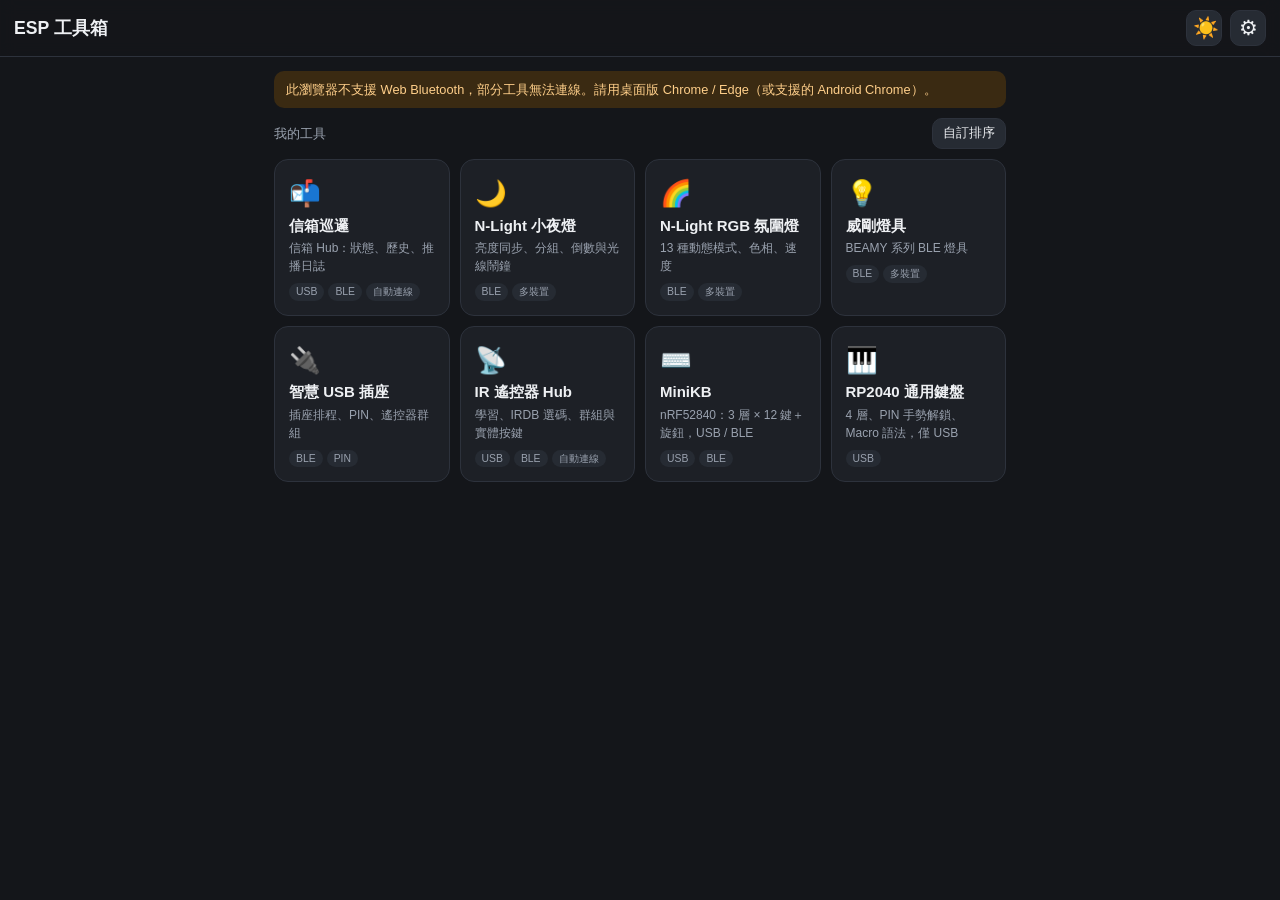
<file: index.html>
<!doctype html>
<html lang="zh-Hant"><head><meta charset="utf-8">
<meta name="viewport" content="width=device-width,initial-scale=1,viewport-fit=cover">
<meta name="theme-color" content="#14161a"><title>ESP 工具箱</title>
<link rel="manifest" href="manifest.webmanifest"><link rel="icon" href="icon.svg">
<link rel="apple-touch-icon" href="icon-192.png"><link rel="stylesheet" href="css/app.css"></head>
<body>
<header class="top"><button id="back" class="ib" hidden aria-label="返回">‹</button><h1 id="title">ESP 工具箱</h1><button id="theme" class="ib" aria-label="切換亮暗模式">☀️</button><button id="install" class="ib wide" hidden>安裝 App</button></header>
<main id="app"></main><div id="toast"></div>
<script type="module" src="js/app.js"></script><!-- pwa-manage -->
<script>
/* pwa-manage v2: 安裝按鈕 + 只清除本專案資料的解除功能（同網域有多個 PWA，所以一律依前綴篩選）
   C.mount：觸發按鈕放進頁面自己的版面（沿用頁面的 class）；找不到容器才退回浮動 ⚙。
   C.th / C.thd：對話框配色（可寫 var(--頁面變數)）；C.thd 為深色時的覆蓋，C.dk 為判斷深色的選擇器。 */
(function(){
var C={"name": "ESP 工具箱", "install": false, "ls": ["tb.", "esp32hub_", "irdb_cache_"], "idb": [], "cache": ["esp-toolbox-"], "mount": {"sel": "header.top", "cls": "ib", "label": "⚙"}, "th": {"bg": "var(--panel)", "fg": "var(--text)", "mu": "var(--sub)", "bd": "var(--bd)", "ac": "var(--acc)", "acfg": "#1b1300", "dan": "var(--err)", "nb": "var(--p2)", "r": "12px"}};
if(window.PWAManage)return;
var dip=null,host,sr,trig,wiping=false;
var sa=function(){try{return matchMedia('(display-mode: standalone)').matches||navigator.standalone===true}catch(e){return false}};
var ios=function(){return /iphone|ipad|ipod/i.test(navigator.userAgent)||(navigator.platform==='MacIntel'&&navigator.maxTouchPoints>1)};
var cap=function(){try{return !!(window.Capacitor&&window.Capacitor.isNativePlatform&&window.Capacitor.isNativePlatform())}catch(e){return false}};
var q=function(s){return sr.querySelector(s)};
var isDark=function(){try{return C.dk?!!document.querySelector(C.dk):matchMedia('(prefers-color-scheme: dark)').matches}catch(e){return false}};
if(C.install){
  addEventListener('beforeinstallprompt',function(e){e.preventDefault();dip=e;upd()});
  addEventListener('appinstalled',function(){dip=null;upd()});
}
function upd(){
  if(!sr)return;
  var b=q('#i'),t=q('#t'),s=sa();
  b.hidden=!(C.install&&dip&&!s);
  t.textContent=cap()?'App 版本：要移除請到系統設定的應用程式':s?'已安裝（目前以 App 模式開啟）':!C.install?'':dip?'可安裝到桌面／主畫面':ios()?'iPhone／iPad：Safari 分享 → 加入主畫面':'可用瀏覽器選單的「安裝應用程式」（若已安裝，可能偵測不到）';
}
function theme(){
  var th=Object.assign({},C.th||{},isDark()?(C.thd||{}):{}),map={bg:'--bg',fg:'--fg',mu:'--mu',bd:'--bd',ac:'--ac',acfg:'--acfg',dan:'--dan',nb:'--nb',r:'--r'};
  for(var k in map)if(th[k])host.style.setProperty(map[k],th[k]);
  host.style.colorScheme=isDark()?'dark':'light';
}
function build(){
  host=document.createElement('div');host.id='pwa-manage';
  sr=host.attachShadow({mode:'open'});
  var m=C.mount,at=m&&m.sel&&document.querySelector(m.sel);
  sr.innerHTML='<style>'
  +':host{all:initial;--bg:#1b222a;--fg:#e6eaf0;--mu:#9aa7b4;--bd:#33404d;--ac:#5ad1c4;--acfg:#06201d;--dan:#e5484d;--nb:#26303a;--r:14px}*{box-sizing:border-box}'
  +'.f{position:fixed;left:calc(8px + env(safe-area-inset-left,0px));bottom:calc(8px + env(safe-area-inset-bottom,0px));z-index:2147483000;width:34px;height:34px;padding:0;border-radius:50%;border:1px solid var(--bd);background:var(--bg);color:var(--fg);font-size:16px;line-height:1;opacity:.55;cursor:pointer}'
  +'.f:hover,.f:focus-visible{opacity:1}'
  +'.m{position:fixed;inset:0;z-index:2147483001;background:#0008;display:none;align-items:center;justify-content:center;padding:16px}.m.o{display:flex}'
  +'.p{background:var(--bg);color:var(--fg);border:1px solid var(--bd);border-radius:var(--r);padding:16px;width:min(380px,100%);font:14px/1.55 '+(C.font||'system-ui,"Noto Sans TC",sans-serif')+';box-shadow:0 12px 40px #0006}'
  +'h2{margin:0 0 6px;font-size:16px}.n{color:var(--mu);font-size:12.5px;margin:8px 0 0}.n:empty{display:none}#t{color:var(--mu)}#t:empty{display:none}'
  +'.r{display:flex;gap:8px;flex-wrap:wrap;margin:12px 0 0}'
  +'button.b{font:inherit;color:var(--fg);background:var(--nb);border:1px solid var(--bd);border-radius:calc(var(--r) - 4px);padding:9px 12px;cursor:pointer}'
  +'button.b:focus-visible,.f:focus-visible{outline:2px solid var(--ac);outline-offset:2px}'
  +'button.b[hidden]{display:none}.b.p1{background:var(--ac);border-color:var(--ac);color:var(--acfg)}.b.d{background:transparent;border-color:var(--dan);color:var(--dan)}'
  +'</style>'
  +(at?'':(C.fab===false?'':'<button class="f" id="f" aria-label="App 安裝與資料管理" title="App 安裝與資料管理">⚙</button>'))
  +'<div class="m" id="m"><div class="p" role="dialog" aria-modal="true" aria-labelledby="h"><h2 id="h"></h2><div id="t"></div>'
  +'<div class="r"><button class="b p1" id="i" hidden>📲 安裝到桌面／主畫面</button><button class="b d" id="w">🗑️ 清除資料並解除安裝</button><button class="b" id="c">關閉</button></div>'
  +'<div class="n">網頁無法自行移除圖示：清除後請長按圖示刪除（電腦版 Chrome：App 視窗選單 → 解除安裝）。只會清除本程式的資料，不影響同網站下的其他 App。</div></div></div>';
  q('#h').textContent=C.name;
  var f=q('#f');if(f)f.onclick=open;
  if(at){
    trig=document.createElement('button');trig.type='button';trig.id='pwa-manage-btn';
    trig.className=m.cls||'';if(m.style)trig.style.cssText=m.style;
    trig.textContent=m.label||'⚙';trig.title=m.title||'App 安裝與資料管理';trig.setAttribute('aria-label',m.title||'App 安裝與資料管理');
    trig.onclick=open;
    if(m.pos==='after')at.after(trig);else if(m.pos==='before')at.before(trig);else at.appendChild(trig);
  }
  q('#c').onclick=close;
  q('#m').onclick=function(e){if(e.target.id==='m')close()};
  q('#i').onclick=function(){if(!dip)return;try{dip.prompt();dip.userChoice&&dip.userChoice.then(function(){dip=null;upd()},function(){})}catch(e){}};
  q('#w').onclick=function(){
    var msg='將清除「'+C.name+'」在這個裝置上的資料（設定、紀錄、離線快取）。\n'+(C.warn?C.warn+'\n':'')+'清除後無法復原；同網站下的其他 App 不受影響。\n\n確定要清除？';
    if(confirm(msg))wipe();
  };
  addEventListener('keydown',function(e){if(e.key==='Escape')close()});
  document.body.appendChild(host);theme();upd();
}
function open(){if(!sr)return;theme();upd();q('#m').classList.add('o');q('#c').focus()}
function close(){if(sr){q('#m').classList.remove('o');var b=trig||q('#f');if(b)b.focus()}}
function delCaches(){
  return (async function(){try{if(window.caches){var ks=await caches.keys();for(var i=0;i<ks.length;i++){if((C.cache||[]).some(function(p){return ks[i].indexOf(p)===0}))await caches.delete(ks[i])}}}catch(e){}})();
}
async function wipe(){
  if(wiping)return;wiping=true;
  // 先擋住之後的寫入，避免清完又被頁面寫回
  try{Storage.prototype.setItem=function(){}}catch(e){}
  try{IDBFactory.prototype.open=function(){throw new Error('wiped')}}catch(e){}
  try{document.querySelectorAll('video,audio').forEach(function(v){try{v.pause()}catch(e){}var s=v.srcObject;if(s&&s.getTracks)s.getTracks().forEach(function(t){t.stop()})})}catch(e){}
  var jobs=(C.idb||[]).map(function(n){return new Promise(function(r){try{var d=indexedDB.deleteDatabase(n);d.onsuccess=d.onerror=d.onblocked=function(){r()}}catch(e){r()}})});
  try{Object.keys(localStorage).filter(function(k){return (C.ls||[]).some(function(p){return k.indexOf(p)===0})}).forEach(function(k){localStorage.removeItem(k)})}catch(e){}
  // 先解除 Service Worker，再刪快取：避免 SW 在快取刪除後又把檔案寫回去
  try{if(navigator.serviceWorker){var r=await navigator.serviceWorker.getRegistration();if(r)await r.unregister()}}catch(e){}
  await delCaches();
  await new Promise(function(r){setTimeout(r,400)});
  await delCaches();  // 第二輪：清掉解除前剛好還在進行中的寫入
  await Promise.all(jobs);
  document.documentElement.style.background=document.body.style.background='#fff';
  document.body.innerHTML='<div style="padding:32px 20px;text-align:center;line-height:1.7;font:16px system-ui,sans-serif;color:#222"><h2>已清除「'+C.name.replace(/[<&]/g,'')+'」的資料</h2><p>請關閉這個視窗，並從桌面／主畫面長按圖示刪除。<br>再次開啟網址即可重新使用。</p></div>';
}
window.PWAManage={open:open,close:close};
if(document.readyState==='loading')document.addEventListener('DOMContentLoaded',build);else build();
})();
</script>
</body></html>
</file>
<file: css/app.css>
:root{--top:#14161ae6;--dan:#5a2a2a;--wbg:#3a2a12;--wfg:#ffcf8a;--bg:#14161a;--panel:#1d2026;--p2:#262b33;--text:#eef0f3;--sub:#9aa2af;--acc:#ffb347;--blue:#5ec8ff;--ok:#59d18d;--err:#ff6161;--bd:#2d323c;color-scheme:dark}
*{box-sizing:border-box}
body{margin:0;background:var(--bg);color:var(--text);font:15px/1.5 -apple-system,BlinkMacSystemFont,"Segoe UI",Roboto,"PingFang TC","Noto Sans TC",sans-serif}
.top{position:sticky;top:0;z-index:5;display:flex;align-items:center;gap:8px;padding:calc(10px + env(safe-area-inset-top)) 14px 10px;background:var(--top);backdrop-filter:blur(8px);border-bottom:1px solid var(--bd)}
.top h1{flex:1;font-size:1.1rem;margin:0}
.ib{border:1px solid var(--bd);background:var(--p2);color:var(--text);border-radius:10px;width:36px;height:36px;font-size:1.3rem;cursor:pointer}
.ib.wide{width:auto;padding:0 12px;font-size:.85rem}
main{max-width:560px;margin:0 auto;padding:14px}
h2{font-size:.8rem;letter-spacing:.06em;color:var(--sub);margin:18px 2px 8px}
h3{font-size:.95rem;margin:0 0 10px;color:var(--acc)}
.grid{display:grid;grid-template-columns:repeat(auto-fill,minmax(150px,1fr));gap:10px}
.tile{display:flex;flex-direction:column;gap:2px;padding:14px;background:var(--panel);border:1px solid var(--bd);border-radius:14px;color:inherit;text-decoration:none}
.tile:active{background:var(--p2)}.tile .ic{font-size:1.6rem}.tile small{color:var(--sub);font-size:.75rem}
.tags{display:flex;gap:4px;flex-wrap:wrap;margin-top:6px}
.tag{font-size:.65rem;padding:1px 7px;border-radius:9px;background:var(--p2);color:var(--sub)}.tag.ok{color:var(--ok)}.tag.old{color:var(--acc)}
.card{background:var(--panel);border:1px solid var(--bd);border-radius:14px;padding:14px;margin-bottom:12px}
.row{display:flex;gap:8px;align-items:center;margin-top:8px}.row:first-child{margin-top:0}.row.wrap{flex-wrap:wrap}.row.c{justify-content:center}
.btn{flex:1 1 auto;min-width:72px;border:1px solid var(--bd);background:var(--p2);color:var(--text);padding:11px 10px;border-radius:10px;font-size:.9rem;cursor:pointer}
.btn:active{transform:scale(.97)}.btn.sm{flex:0 0 auto;min-width:0;padding:6px 10px;font-size:.8rem}.btn.wide{flex:1 1 100%}
.btn.pri{background:var(--acc);border-color:var(--acc);color:#20140a;font-weight:600}.btn.dan{background:var(--dan);border-color:var(--err)}
.btn.pwr{background:#2f6b45;border-color:#2f6b45}.btn.pwr.off{background:var(--p2);color:var(--sub)}.btn:disabled{opacity:.4}
input[type=text],input[type=number],input[type=password],select{background:var(--p2);border:1px solid var(--bd);color:var(--text);border-radius:8px;padding:8px 10px;font-size:.9rem;min-width:0}
input[type=text]{flex:1}input[type=number]{width:70px;text-align:center}
input[type=range]{width:100%;accent-color:var(--acc);margin:8px 0}
label.f{display:flex;justify-content:space-between;color:var(--sub);font-size:.85rem}
.tabs{display:flex;gap:6px;margin-bottom:12px}.tabs button{flex:1;padding:9px;border:1px solid var(--bd);background:var(--panel);color:var(--sub);border-radius:10px;cursor:pointer}
.tabs button.on{color:#20140a;background:var(--acc);border-color:var(--acc);font-weight:600}
.status{display:flex;gap:8px;align-items:center;color:var(--sub);font-size:.85rem;margin-top:10px}
.dot{width:9px;height:9px;border-radius:50%;background:#555}.dot.on{background:var(--ok);box-shadow:0 0 6px var(--ok)}.dot.err{background:var(--err)}
.dev{padding:10px 0;border-bottom:1px solid var(--bd)}.dev:last-child{border:0}.dev label{display:flex;gap:8px;align-items:center}
.val{flex:1;text-align:right;color:var(--sub);font-size:.8rem}.empty{color:var(--sub);text-align:center;padding:8px}
.badge{font-size:.65rem;font-weight:700;padding:1px 7px;border-radius:9px;margin-left:4px;color:#111}.badge.m{background:var(--acc)}.badge.s{background:var(--blue)}.badge.p{background:var(--ok)}.badge.u{background:#666;color:#ddd}
.note{border-radius:10px;padding:9px 12px;font-size:.8rem;margin-bottom:10px;background:var(--p2);color:var(--sub)}.note.warn{background:var(--wbg);color:var(--wfg)}
.cd{text-align:center;font:600 1.2rem ui-monospace,Menlo,monospace;color:var(--ok);margin-top:8px}
.dotc{width:20px;height:20px;border-radius:50%;border:2px solid #fff;flex:none}
.sw{display:grid;grid-template-columns:repeat(5,1fr);gap:8px;margin-top:8px}.sw button{aspect-ratio:1;border-radius:50%;border:2px solid #444;cursor:pointer}
#log{background:#0e1013;border:1px solid var(--bd);border-radius:10px;padding:8px;height:110px;overflow:auto;font:.72rem ui-monospace,Menlo,monospace;color:#8fe08f;white-space:pre-wrap}
ul{margin:0;padding-left:1.2em}li{margin:4px 0;font-size:.88rem}code{background:var(--p2);padding:1px 5px;border-radius:5px;font-size:.8rem;word-break:break-all}
iframe.legacy{width:100%;height:calc(100dvh - 170px);min-height:520px;border:1px solid var(--bd);border-radius:12px;background:#fff}
#toast{position:fixed;left:50%;bottom:calc(24px + env(safe-area-inset-bottom));transform:translate(-50%,20px);max-width:90%;background:#000c;border:1px solid var(--bd);padding:10px 16px;border-radius:12px;opacity:0;pointer-events:none;transition:.2s;z-index:9}
#toast.show{opacity:1;transform:translate(-50%,0)}

:root[data-theme=light]{--top:#ffffffe6;--dan:#fde8e8;--wbg:#fff3dc;--wfg:#8a5a00;--bg:#f3f5f8;--panel:#fff;--p2:#eef1f5;--text:#1b2330;--sub:#5f6b7a;--acc:#e08900;--blue:#1b7fd1;--ok:#1a9d5b;--err:#d33;--bd:#dde2e9;color-scheme:light}
.okc{color:var(--ok)}.warnc{color:#e08900}.errc{color:var(--err)}
.hero{text-align:center}.hero .big{font-size:1.7rem;font-weight:700;margin:4px 0}.hero.mail{border-color:var(--ok);box-shadow:0 0 0 1px var(--ok) inset}.hero.err{border-color:var(--err)}.hero .kv{margin:4px 0}.sub{color:var(--sub);font-size:.8rem}
.chip{font-size:.7rem;padding:1px 8px;border-radius:9px;background:var(--p2);color:var(--sub)}.chip.ok{background:#1a9d5b26;color:var(--ok)}.chip.bad{background:#d3333326;color:var(--err)}.chip.warn{background:#e0890026;color:#e08900}
.seg{display:flex;flex:1;border:1px solid var(--bd);border-radius:10px;overflow:hidden}.seg button{flex:1;padding:8px;border:0;background:var(--panel);color:var(--sub);cursor:pointer}.seg button.on{background:var(--acc);color:#20140a;font-weight:600}
.scroll{overflow-x:auto;margin-top:8px}.tbl{width:100%;border-collapse:collapse;font-size:.82rem}.tbl th{text-align:left;color:var(--sub);font-weight:500;padding:6px;border-bottom:1px solid var(--bd)}.tbl td{padding:6px;border-bottom:1px solid var(--bd)}.tbl tr.mr{background:#e089001a}.lr{padding:5px 0;border-bottom:1px solid var(--bd);font-size:.85rem}
.kgrid{display:grid;grid-template-columns:repeat(auto-fit,minmax(210px,1fr));gap:10px}.kc{background:var(--panel);border:1px solid var(--bd);border-radius:12px;padding:10px}.kb{font-weight:700;color:var(--acc);margin-bottom:6px;display:flex;gap:6px;align-items:center}
.th{display:flex;gap:6px;align-items:center;margin-top:6px}.th select{flex:1;width:100%}.lb{font-size:.7rem;width:34px;color:var(--blue)}.lb.hold{color:var(--acc)}.mw{margin-top:6px}.mw input{width:100%}.tg{display:flex;flex-wrap:wrap;gap:4px;margin-top:6px}.tg button{border:1px solid var(--bd);background:var(--p2);color:var(--text);border-radius:8px;padding:3px 8px;font-size:.72rem;cursor:pointer}
.savebar{position:sticky;bottom:0;display:flex;gap:8px;align-items:center;padding:10px;margin-top:12px;background:var(--top);backdrop-filter:blur(8px);border:1px solid var(--bd);border-radius:12px}.savebar .sub{flex:1;text-align:center}
.srt{display:flex;align-items:center;gap:10px;padding:10px 12px;background:var(--panel);border:1px solid var(--bd);border-radius:12px;margin-bottom:8px}.srt b{flex:1}
@media(min-width:640px){main{max-width:760px}}

.btn.wait{background:#ff9800;border-color:#ff9800;color:#20140a}.btn.okk{background:#2f6b45;border-color:#2f6b45;color:#fff}
.gt{flex:none;padding:7px 12px;border:1px solid var(--bd);background:var(--panel);color:var(--sub);border-radius:18px;cursor:pointer}.gt.on{background:var(--acc);color:#20140a;border-color:var(--acc);font-weight:600}
.irg{display:grid;grid-template-columns:repeat(2,1fr);gap:10px}.irb{min-height:88px;border:1px dashed var(--bd);border-radius:14px;background:var(--p2);padding:10px;display:flex;flex-direction:column;justify-content:center;align-items:center;gap:2px;cursor:pointer;text-align:center}.irb.has{border:1px solid var(--acc)}.irb small{color:var(--sub);font-size:.7rem}.irb .ctl{display:flex;gap:4px;margin-top:6px}
.sl{background:#0e1013;border:1px solid var(--bd);border-radius:10px;padding:8px;height:170px;overflow:auto;font:.72rem/1.5 ui-monospace,Menlo,monospace;color:#c9d1d9;word-break:break-all}.sl .ts{color:#6b7280;margin-right:6px}.sl .tx{color:#6cb6ff}.sl .rx{color:#7ee787}.sl .err{color:#ff7b72}
@media(min-width:640px){.irg{grid-template-columns:repeat(4,1fr)}}
</file>
